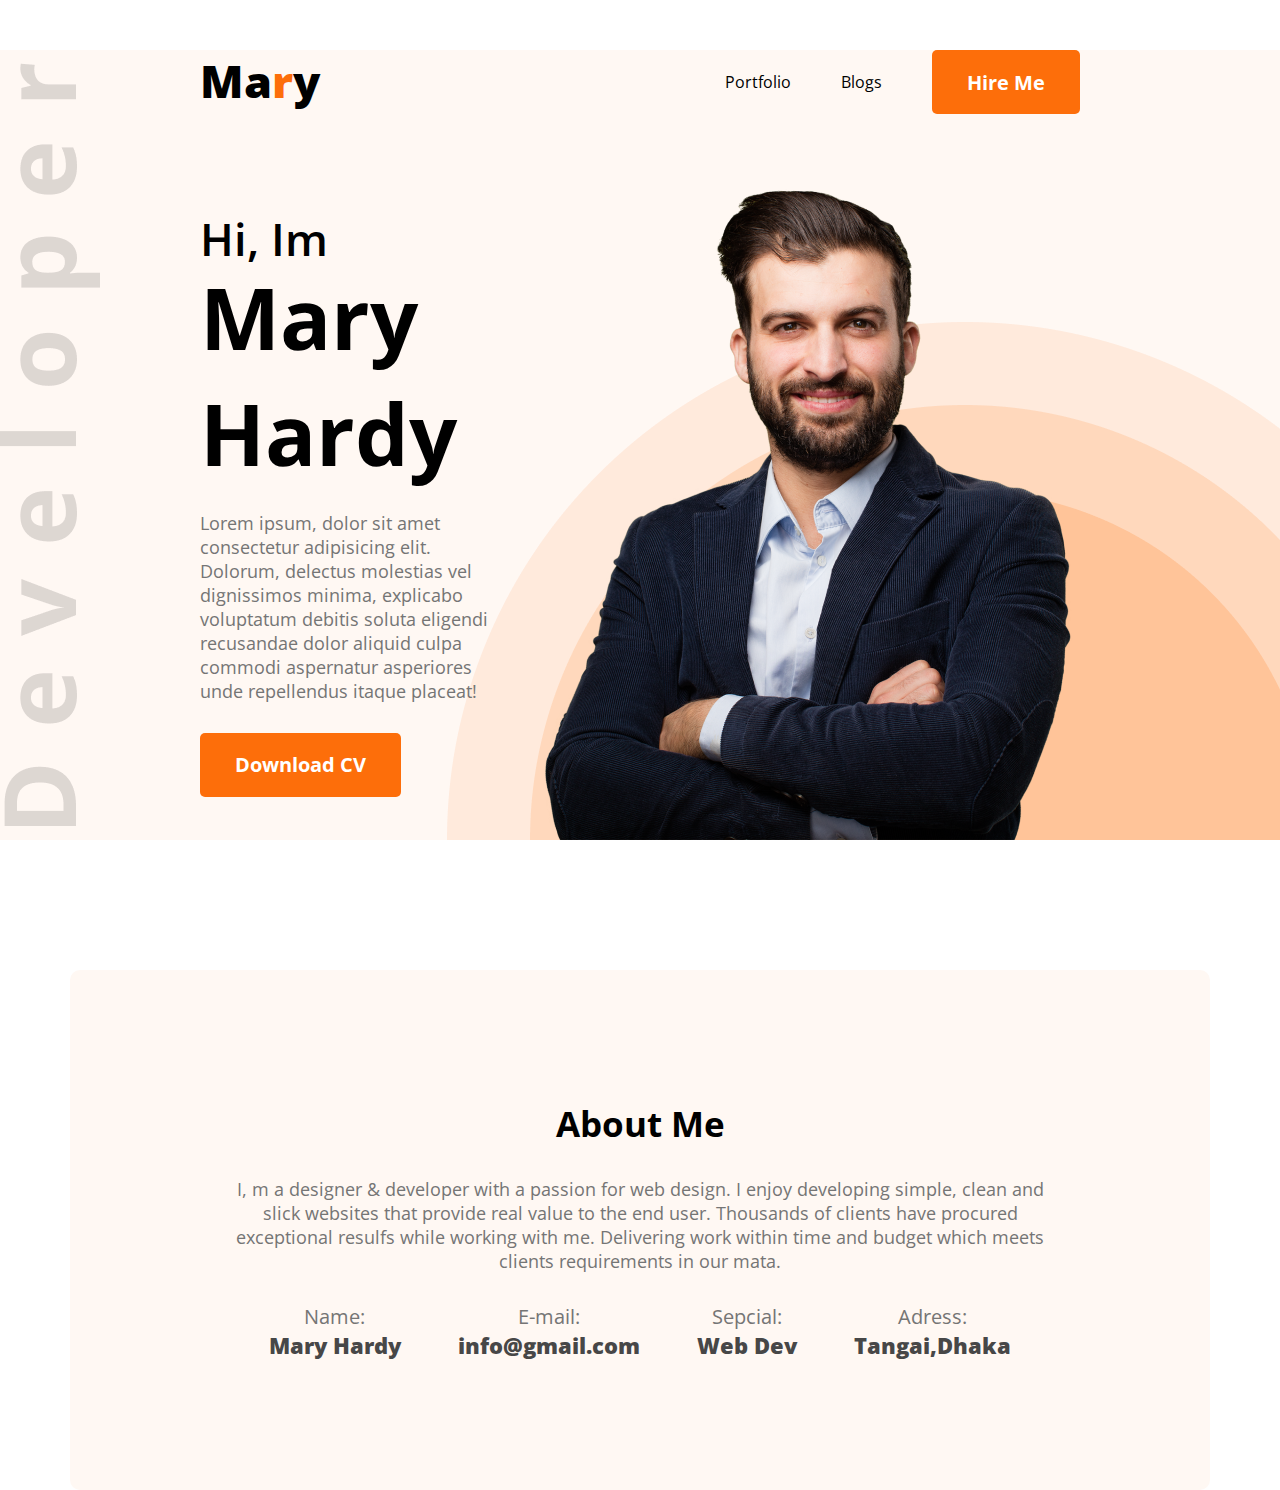
<file: index.html>
<!DOCTYPE html>
<html lang="en">
<head>
  <meta charset="UTF-8">
  <meta http-equiv="X-UA-Compatible" content="IE=edge">
  <meta name="viewport" content="width=device-width, initial-scale=1.0">
  <title>Development Portfolio</title>
  <link rel="stylesheet" href="styles/portfolio.css">
  <link rel="preconnect" href="https://fonts.googleapis.com">
<link rel="preconnect" href="https://fonts.gstatic.com" crossorigin>
<link href="https://fonts.googleapis.com/css2?family=Open+Sans&display=swap" rel="stylesheet">
</head>
<body>
  <header class="header">
    <nav>
      <h2 class="nav-title">Ma<Span class="text-primary">r</Span>y</h2>
      <ul>
        <li>Portfolio</li>
        <li>Blogs</li>
        <li><button class="btn-primary">Hire Me</button></li>
      </ul>
      </nav>
    <!-- header banner -->
    <div class="banner">
      <div>
        <h3 class="baner-sub-title">Hi, Im</h3>
        <h1 class="baner-title">Mary Hardy</h1>
        <p class="baner-description"> Lorem ipsum, dolor sit amet consectetur adipisicing elit. Dolorum, delectus molestias vel dignissimos minima, explicabo voluptatum debitis soluta eligendi recusandae dolor aliquid culpa commodi aspernatur asperiores unde repellendus itaque placeat!</p>

        <button class="btn-primary" >Download CV</button>
      </div>
      <img  src="images/hardy.png" alt="">


    </div>
    
  </header>
  <main>
    <section class="about">
      <h3 class="section-title">About Me</h3>
      <p class="section-description">
        I, m a designer & developer with a passion for web design. I enjoy developing simple, clean and slick websites that provide real value to the end user. Thousands of clients have procured exceptional resulfs while working with me. Delivering work within time and budget which meets clients requirements in our mata.
      </p>
      <div class="about-info-container">
        <div class="about-info">
          <p class="info-title">Name:</p>
          <p class="info-description">Mary Hardy</p>
        </div>
        <div class="about-info">
          <p class="info-title">E-mail:</p>
          <p class="info-description">info@gmail.com</p>
        </div>
        <div class="about-info">
          <p class="info-title">Sepcial:</p>
          <p class="info-description">Web Dev</p>
        </div>
        <div class="about-info">
          <p class="info-title">Adress:</p>
          <p class="info-description">Tangai,Dhaka</p>
        </div>
      </div>

    </section>

  </main>
  

  
</body>
</html>
</file>
<file: styles/portfolio.css>
* {
  margin: 0;
  font-family: 'Open Sans', sans-serif;
}

.text-primary {
  color: #FD6E0A;
}

.btn-primary {
  height: 64px;
  border-radius: 5px;
  background-color: #FD6E0A;
  color: white;
  font-weight: 700;
  font-size: 20px;
  border: 0;
  padding: 18px 35px;
}

/* header and navigation style */
.header {
  background-color: #FFF8F3;
  background-image: url('../images/header_bg.png'), url('../images/developer.png');
  background-repeat: no-repeat;
  background-position: bottom right, left;
}

nav {
  display: flex;
  justify-content: space-between;
  margin: 50px 200px;
}

nav ul {
  display: flex;
  align-items: center;
}

.nav-title {
  font-size: 45px;
  font-weight: 800;
}

nav li {
  list-style: none;
  margin-left: 50px;


}

/* banner */
.banner {
  margin: 0 200px;
  display: flex;

  align-items: center;
}

.baner-title {
  font-weight: 700;
  font-size: 85px;
  margin-bottom: 20px;

}

.baner-sub-title {
  font-weight: 600;
  font-size: 45px;
  margin-bottom: -10px;

}

.baner-description {
  color: #757575;
  font-size: 18px;
  margin-bottom: 30px;

}

/* Main section */
main {
  max-width: 1140px;
  margin: 0 auto;
  
}

/* about section */

.about {
  margin-top: 130px;
  background: #FFF8F3;
  border-radius: 10px;
  padding:130px 150px;
}

.section-title {
  font-size:35px;
  font-weight: 700;
  text-align: center;
  margin-bottom: 30px;
}

.section-description {
  color:#757575;
  text-align: center;
  font-size: 18px;
  margin-bottom: 30px;
}
.about-info-container{
  display: flex;
  margin: 0 20px;
  justify-content: space-around;

}
.info-title{
  color:#757575;
  font-size: 20px;

}
.info-description{
  color:#474747;
  font-weight: 800;
  font-size: 22px;
  ;
}
.about-info{
  text-align: center;
}
</file>
